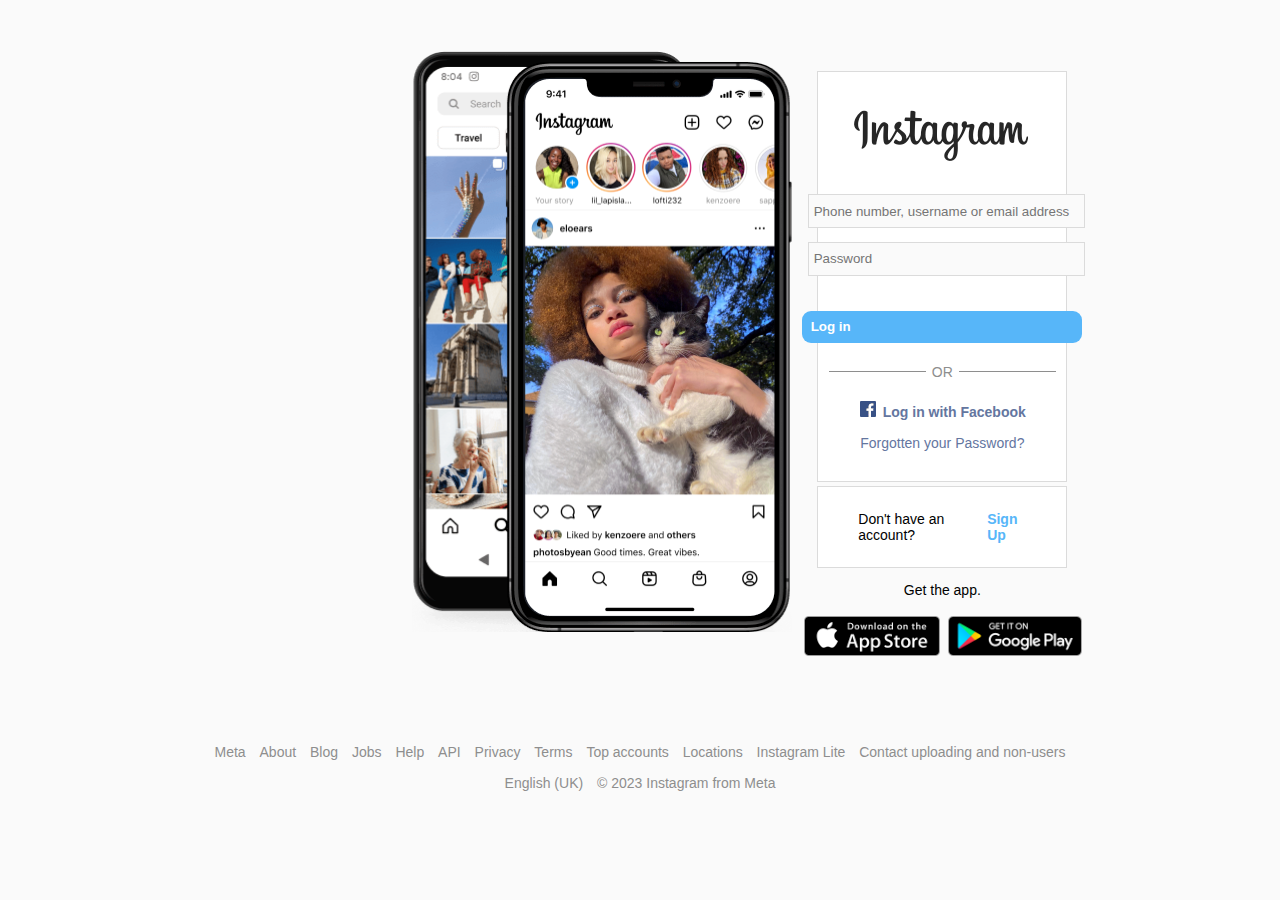
<file: index.html>
<!DOCTYPE html>
<html lang="en">
<head>
    <meta charset="UTF-8">
    <meta http-equiv="X-UA-Compatible" content="IE=edge">
    <meta name="viewport" content="width=device-width, initial-scale=1.0">
    <title>Instagram</title>
    <link rel="stylesheet" href="style.css">
</head>
<body>


<div class="instagram">
    
<div class="leftpictures">
    <img src="assets/webpagephoto.png" alt="phones">
</div>

<div class="main-content">

 
        <div class="rightbox">
            <div class="instagramlogo">
                <img src="assets/instagramicon.png" alt="instagramicon">
            </div>

            <div class="forms">
                <form action="login">
                    <input type="text" placeholder="Phone number, username or email address">
                    <input type="text" placeholder="Password">
                </form>
            </div>

            <div class="login">
                <button>Log in</button>
            </div>

            <div class="divider">
                <div><hr style="border: solid; border-width: 1px; border-color: var(--dark-gray); border-bottom: none; width: 95px;"></div>
                <p class="or"> OR </p>
                <div><hr style="border: solid; border-width: 1px; border-color: var(--dark-gray); border-bottom: none; width: 95px;"></div>
            </div>

            <div class="facebook">
                <img src="assets/facebookicon.png" alt="facebookicon"> 
                <a class="facebooklink" href=""> Log in with Facebook </a>
            </div>
            <a class="forgotpasswordbutton" href="">Forgotten your Password?</a>

        
        </div>


    <div class="bottombox">
        <div class="signupbox">
            <p> Don't have an account? </p>
        </div>

        <a class="signupbutton" href="">Sign Up</a>

 
    </div>

    <div class="gettheapp">
        <p> Get the app.</p>
        <img src="assets/appstore.png" alt="appstoreicons">
    </div>

</div>
</div>

<div class="footer">
    <div class="topfooter">
        <a class="footer-top" href="">Meta</a>
        <a class="footer-top" href="">About</a>
        <a class="footer-top" href="">Blog</a>
        <a class="footer-top" href="">Jobs</a>
        <a class="footer-top" href="">Help</a>
        <a class="footer-top" href="">API</a>
        <a class="footer-top" href="">Privacy</a>
        <a class="footer-top" href="">Terms</a>
        <a class="footer-top" href="">Top accounts</a>
        <a class="footer-top" href="">Locations</a>
        <a class="footer-top" href="">Instagram Lite</a>
        <a class="footer-top" href="">Contact uploading and non-users</a>
        </div>


    <div class="bottomfooter">
        <a class="footer-bottom" href=""> English (UK)</a>
        <a class="footer-bottom" href=""> © 2023 Instagram from Meta</a> 
    </div>

</div>



</body>
</html>
</file>
<file: style.css>
:root {
    --background-colour: #FAFAFA;
    --light-gray: #DBDBDB; 
    --light-blue: #57b6f9;
    --dark-blue: #64769F; 
    --dark-gray: #8E8E8E;
}

html, .main-content {
    background-color: var(--background-colour);
    height: 100%;
    width: 100%;
    font-family: 'Segoe UI', Tahoma, Geneva, Verdana, sans-serif;
    font-size: 14px;
}

.instagram {
    display: flex;
    flex-direction: row;
}

.main-content {
    display: flex;
    justify-content: center;
    padding-top: 5%;
    flex-direction: column;
  
  
}

button {
    background-color: var(--light-blue);
    color: white;
    font-weight: bold;
    border: none;
    border-radius: 9px;
    margin-top: 5%;
    width: 280px;
    padding: 3%;
    display: flex;
}

.leftpictures {
    display: flex;
    justify-content: left;
    margin-left: 27%;
 


}

.rightbox {
    display: flex;
    flex-direction: column;
    gap: 7px;
    background-color: white;
    border-style: solid;
    border-color: var(--light-gray);
    border-width: 1px;
    height: 60%;
    margin-right: 45%;
    margin-top: 0%;
    align-items: center;
    padding-left: 40px;
    padding-right: 40px;
    padding-top: 20px;
    padding-bottom: 30px;


}

.bottombox {
    display: flex;
    flex-direction: row;
    justify-content: center;
    gap: 20px;
    background-color: white;
    border-style: solid;
    border-color: var(--light-gray);
    height: 60%;
    border-width: 1px;
    margin-right: 45%;
    margin-top: 1%;
    padding-left: 40px;
    padding-right: 40px;
    padding-top: 10px;
    padding-bottom: 10px;

}


.footer {
    flex-direction: column;
    display: flex;
    justify-content: center;
    align-items: center;
    margin: auto;
    gap: 15px;
    margin-top: 5%;
    text-decoration: none;
   
}

form input {
    display: flex;
    flex-direction: column;
    align-items: center;
    width: 265px;
    height: 30px;
    padding-left: 5px;
    padding-right: 5px;
    margin: 5%;
    background-color: var(--background-colour);
    border-style: solid;
    border-color: var(--light-gray);
    border-width: 1px;
  
}

.footer-bottom {
    text-decoration: none;
    padding: 5px;
    color: var(--dark-gray)
}

.footer-top {
    text-decoration: none;
    padding: 5px;
    color: var(--dark-gray)
}

.forms {
    padding-top: ;
    padding-right: 20px;
}

.facebooklink {
    text-decoration: none;
    color: var(--dark-blue);
    font-weight: bold;
    
}

.forgotpasswordbutton {
    text-decoration: none;
    color: var(--dark-blue);
    font-weight: light;
    padding-top: 5%;
}

.signupbutton {
    text-decoration: none;
    font-weight: bold;
    padding-top: 14px;
    color: var(--light-blue)

}

.gettheapp {
    display: flex;
    align-items: center;
    flex-direction: column;
    margin-right: 45%;
}

.divider {
   
    display: flex;
    justify-content: center;
    align-items: center;
    gap: 6px;

}

.or {
    color: var(--dark-gray)
}


@media screen and (max-width: 820px) {
    .leftpictures {
        display: none!important;
    }
    .main-content {
        display: flex;
        justify-content: center;
        align-items: center;
        margin-left: 30%;
    }
    .bottombox {
       
    }
    
    .footer {
        display: flex;
        margin-top: 30%;
        align-items: center;
        justify-content: center;
        flex-direction: column;
    }

    .footer-top {
        align-items: center;
    }

}

@media only screen and (max-width: 414px) {
    .leftpictures {
        display: none!important;
    }

    html {
        background-color: white;

    }

    .main-content {
        background-color: white;
        display: flex;
        align-items: center;
        justify-content: center;
    }

    .rightbox { 
        border: none;
    }

    .bottombox {
        border: none;
        font-size: small;
    }

    .footer{
        display: flex;
        flex-direction: row;
        justify-content: center;
        flex-wrap: wrap;
        margin-left: 20%;
        font-size: small;
        flex-direction: row;
    }

    .gettheapp {
        display: flex;
        margin-top: 10%;
    }
</file>
